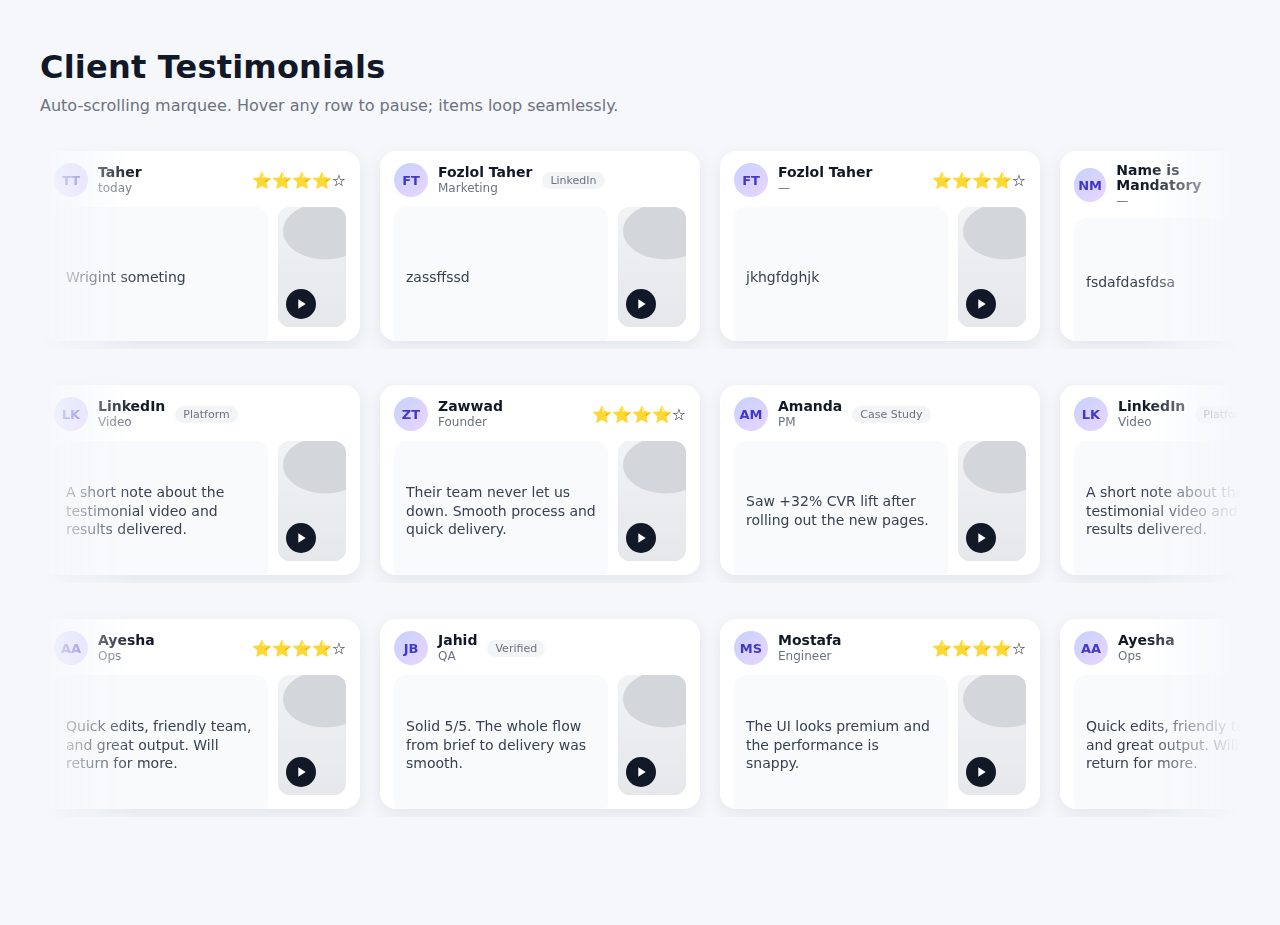
<file: marquee-cards.html>
<!DOCTYPE html>
<html lang="en">
  <head>
    <meta charset="utf-8" />
    <meta name="viewport" content="width=device-width, initial-scale=1" />
    <title>Testimonial Marquee (Hover to Pause)</title>
    <!-- <link rel="stylesheet" href="./style.css" /> -->
    <style>
      :root {
        --card-w: 320px;
        --card-h: 190px;
        --gap: 20px;
        /* different speeds per row for a natural look */
        --speed-1: 38s;
        --speed-2: 32s;
        --speed-3: 44s;
        --radius: 16px;
      }

      body {
        margin: 0;
        font-family: system-ui, -apple-system, Segoe UI, Roboto, Ubuntu,
          "Helvetica Neue", Arial, "Noto Sans", "Apple Color Emoji",
          "Segoe UI Emoji";
        background: #f5f7fb;
        color: #111827;
      }

      .wrap {
        max-width: 1200px;
        margin: 48px auto;
        padding: 0 16px 32px;
      }

      h1 {
        margin: 0 0 10px;
        font-size: clamp(22px, 3.2vw, 32px);
        font-weight: 700;
        letter-spacing: 0.2px;
      }
      p.lead {
        margin: 0 0 28px;
        color: #6b7280;
      }

      /* ---------- Row (marquee) ---------- */
      .row {
        position: relative;
        overflow: hidden; /* hides the flowing track */
        margin: 18px 0 28px;
        mask-image: linear-gradient(
          to right,
          transparent 0,
          black 8%,
          black 92%,
          transparent 100%
        );
        -webkit-mask-image: linear-gradient(
          to right,
          transparent 0,
          black 8%,
          black 92%,
          transparent 100%
        );
        padding: 8px 0;
      }

      .row .track {
        display: flex;
        gap: var(--gap);
        width: max-content; /* shrink-wrap so the animation translates the total width */
        will-change: transform;
        animation: scroll var(--row-speed, 36s) linear infinite;
      }

      .row.reverse .track {
        animation-name: scroll-rev;
      }

      /* Pause the entire row when hovered */
      .row:hover .track {
        animation-play-state: paused;
      }

      /* Make sure rows are tall enough for cards */
      .row,
      .card {
        height: var(--card-h);
      }

      /* ---------- Card ---------- */
      .card {
        width: var(--card-w);
        background: white;
        border-radius: var(--radius);
        box-shadow: 0 6px 18px rgba(17, 24, 39, 0.08);
        display: grid;
        grid-template-rows: auto 1fr;
        overflow: hidden;
      }

      .card-head {
        display: flex;
        align-items: center;
        gap: 10px;
        padding: 12px 14px 0 14px;
      }
      .avatar {
        width: 34px;
        height: 34px;
        border-radius: 50%;
        background: linear-gradient(135deg, #c7d2fe, #e9d5ff);
        display: grid;
        place-items: center;
        color: #4338ca;
        font-weight: 700;
        font-size: 13px;
      }
      .name {
        font-weight: 600;
        font-size: 14px;
        line-height: 1.1;
      }
      .meta {
        font-size: 12px;
        color: #6b7280;
      }

      .stars {
        display: flex;
        gap: 2px;
        margin-left: auto;
      }
      .stars svg {
        width: 16px;
        height: 16px;
      }

      .card-body {
        padding: 10px 14px 14px;
        display: grid;
        grid-template-columns: 1fr 68px;
        gap: 10px;
        align-items: stretch;
      }

      .blurb {
        font-size: 14px;
        color: #374151;
        line-height: 1.35;
        background: #f9fafb;
        border-radius: 12px;
        padding: 10px 12px;
        height: 100%;
        display: flex;
        align-items: center;
      }

      .thumb {
        position: relative;
        background: #e5e7eb;
        border-radius: 12px;
        overflow: hidden;
      }
      .thumb:before {
        content: "";
        position: absolute;
        inset: 0;
        background: radial-gradient(
              120px 80px at 70% 20%,
              #d1d5db 35%,
              transparent 36%
            )
            top left/100% 100% no-repeat,
          linear-gradient(#f3f4f6, #e5e7eb);
        opacity: 0.9;
      }
      .play {
        position: absolute;
        inset: auto auto 8px 8px;
        width: 30px;
        height: 30px;
        border-radius: 999px;
        display: grid;
        place-items: center;
        background: #111827;
        color: #fff;
      }
      .play svg {
        width: 16px;
        height: 16px;
      }

      /* ---------- Animations ---------- */
      @keyframes scroll {
        from {
          transform: translateX(0);
        }
        to {
          transform: translateX(calc(-50% - var(--gap) / 2));
        } /* we duplicate items; move by half */
      }
      @keyframes scroll-rev {
        from {
          transform: translateX(calc(-50% - var(--gap) / 2));
        }
        to {
          transform: translateX(0);
        }
      }

      /* ---------- Utilities ---------- */
      .tag {
        display: inline-block;
        font-size: 11px;
        color: #6b7280;
        background: #f3f4f6;
        padding: 2px 8px;
        border-radius: 999px;
      }

      /* Responsive tweaks */
      @media (max-width: 640px) {
        :root {
          --card-w: 270px;
          --card-h: 180px;
        }
      }
    </style>
  </head>
  <body>
    <div class="wrap">
      <h1>Client Testimonials</h1>
      <p class="lead">
        Auto-scrolling marquee. Hover any row to pause; items loop seamlessly.
      </p>

      <!-- Row 1 -->
      <div class="row" style="--row-speed: var(--speed-1)">
        <div class="track">
          <!-- 8 unique cards -->
          <!-- Card 1 -->
          <article class="card">
            <header class="card-head">
              <div class="avatar">TT</div>
              <div>
                <div class="name">Taher</div>
                <div class="meta">today</div>
              </div>
              <div class="stars" aria-label="4 out of 5 stars">⭐⭐⭐⭐☆</div>
            </header>
            <div class="card-body">
              <div class="blurb">Wrigint someting</div>
              <div class="thumb">
                <span class="play" aria-hidden="true">
                  <svg viewBox="0 0 24 24" fill="currentColor">
                    <path d="M8 5v14l11-7z" />
                  </svg>
                </span>
              </div>
            </div>
          </article>

          <!-- Card 2 -->
          <article class="card">
            <header class="card-head">
              <div class="avatar">FT</div>
              <div>
                <div class="name">Fozlol Taher</div>
                <div class="meta">Marketing</div>
              </div>
              <span class="tag">LinkedIn</span>
            </header>
            <div class="card-body">
              <div class="blurb">zassffssd</div>
              <div class="thumb">
                <span class="play">
                  <svg viewBox="0 0 24 24" fill="currentColor">
                    <path d="M8 5v14l11-7z" />
                  </svg>
                </span>
              </div>
            </div>
          </article>

          <!-- Card 3 -->
          <article class="card">
            <header class="card-head">
              <div class="avatar">FT</div>
              <div>
                <div class="name">Fozlol Taher</div>
                <div class="meta">—</div>
              </div>
              <div class="stars" aria-label="4 out of 5 stars">⭐⭐⭐⭐☆</div>
            </header>
            <div class="card-body">
              <div class="blurb">jkhgfdghjk</div>
              <div class="thumb">
                <span class="play"
                  ><svg viewBox="0 0 24 24" fill="currentColor">
                    <path d="M8 5v14l11-7z" /></svg
                ></span>
              </div>
            </div>
          </article>

          <!-- Card 4 -->
          <article class="card">
            <header class="card-head">
              <div class="avatar">NM</div>
              <div>
                <div class="name">Name is Mandatory</div>
                <div class="meta">—</div>
              </div>
              <div class="stars" aria-label="4 out of 5 stars">⭐⭐⭐⭐☆</div>
            </header>
            <div class="card-body">
              <div class="blurb">fsdafdasfdsa</div>
              <div class="thumb">
                <span class="play"
                  ><svg viewBox="0 0 24 24" fill="currentColor">
                    <path d="M8 5v14l11-7z" /></svg
                ></span>
              </div>
            </div>
          </article>

          <!-- Card 5 -->
          <article class="card">
            <header class="card-head">
              <div class="avatar">RA</div>
              <div>
                <div class="name">Rick Astley</div>
                <div class="meta">Famous Artist</div>
              </div>
              <div class="stars" aria-label="4 out of 5 stars">⭐⭐⭐⭐☆</div>
            </header>
            <div class="card-body">
              <div class="blurb">
                Welcome to Senja 👋 Click this demo testimonial to see how you
                can view, edit or share it.
              </div>
              <div class="thumb">
                <span class="play"
                  ><svg viewBox="0 0 24 24" fill="currentColor">
                    <path d="M8 5v14l11-7z" /></svg
                ></span>
              </div>
            </div>
          </article>

          <!-- duplicate the same 5 again to make the loop seamless -->
          <!-- (You can also paste different ones.) -->
          <!-- DUPLICATES -->
          <!-- Simply copy the same five cards again -->
          <article class="card">
            <!-- d1 -->
            <header class="card-head">
              <div class="avatar">TT</div>
              <div>
                <div class="name">Taher</div>
                <div class="meta">today</div>
              </div>
              <div class="stars" aria-label="4 out of 5 stars">⭐⭐⭐⭐☆</div>
            </header>
            <div class="card-body">
              <div class="blurb">Wrigint someting</div>
              <div class="thumb">
                <span class="play"
                  ><svg viewBox="0 0 24 24" fill="currentColor">
                    <path d="M8 5v14l11-7z" /></svg
                ></span>
              </div>
            </div>
          </article>
          <article class="card">
            <!-- d2 -->
            <header class="card-head">
              <div class="avatar">FT</div>
              <div>
                <div class="name">Fozlol Taher</div>
                <div class="meta">Marketing</div>
              </div>
              <span class="tag">LinkedIn</span>
            </header>
            <div class="card-body">
              <div class="blurb">zassffssd</div>
              <div class="thumb">
                <span class="play"
                  ><svg viewBox="0 0 24 24" fill="currentColor">
                    <path d="M8 5v14l11-7z" /></svg
                ></span>
              </div>
            </div>
          </article>
          <article class="card">
            <!-- d3 -->
            <header class="card-head">
              <div class="avatar">FT</div>
              <div>
                <div class="name">Fozlol Taher</div>
                <div class="meta">—</div>
              </div>
              <div class="stars" aria-label="4 out of 5 stars">⭐⭐⭐⭐☆</div>
            </header>
            <div class="card-body">
              <div class="blurb">jkhgfdghjk</div>
              <div class="thumb">
                <span class="play"
                  ><svg viewBox="0 0 24 24" fill="currentColor">
                    <path d="M8 5v14l11-7z" /></svg
                ></span>
              </div>
            </div>
          </article>
          <article class="card">
            <!-- d4 -->
            <header class="card-head">
              <div class="avatar">NM</div>
              <div>
                <div class="name">Name is Mandatory</div>
                <div class="meta">—</div>
              </div>
              <div class="stars" aria-label="4 out of 5 stars">⭐⭐⭐⭐☆</div>
            </header>
            <div class="card-body">
              <div class="blurb">fsdafdasfdsa</div>
              <div class="thumb">
                <span class="play"
                  ><svg viewBox="0 0 24 24" fill="currentColor">
                    <path d="M8 5v14l11-7z" /></svg
                ></span>
              </div>
            </div>
          </article>
          <article class="card">
            <!-- d5 -->
            <header class="card-head">
              <div class="avatar">RA</div>
              <div>
                <div class="name">Rick Astley</div>
                <div class="meta">Famous Artist</div>
              </div>
              <div class="stars" aria-label="4 out of 5 stars">⭐⭐⭐⭐☆</div>
            </header>
            <div class="card-body">
              <div class="blurb">
                Welcome to Senja 👋 Click this demo testimonial to see how you
                can view, edit or share it.
              </div>
              <div class="thumb">
                <span class="play"
                  ><svg viewBox="0 0 24 24" fill="currentColor">
                    <path d="M8 5v14l11-7z" /></svg
                ></span>
              </div>
            </div>
          </article>
        </div>
      </div>

      <!-- Row 2 (reverse direction) -->
      <div class="row reverse" style="--row-speed: var(--speed-2)">
        <div class="track">
          <!-- Use fewer example cards; duplicate for loop -->
          <article class="card">
            <header class="card-head">
              <div class="avatar">LK</div>
              <div>
                <div class="name">LinkedIn</div>
                <div class="meta">Video</div>
              </div>
              <span class="tag">Platform</span>
            </header>
            <div class="card-body">
              <div class="blurb">
                A short note about the testimonial video and results delivered.
              </div>
              <div class="thumb">
                <span class="play"
                  ><svg viewBox="0 0 24 24" fill="currentColor">
                    <path d="M8 5v14l11-7z" /></svg
                ></span>
              </div>
            </div>
          </article>
          <article class="card">
            <header class="card-head">
              <div class="avatar">ZT</div>
              <div>
                <div class="name">Zawwad</div>
                <div class="meta">Founder</div>
              </div>
              <div class="stars" aria-label="4 out of 5 stars">⭐⭐⭐⭐☆</div>
            </header>
            <div class="card-body">
              <div class="blurb">
                Their team never let us down. Smooth process and quick delivery.
              </div>
              <div class="thumb">
                <span class="play"
                  ><svg viewBox="0 0 24 24" fill="currentColor">
                    <path d="M8 5v14l11-7z" /></svg
                ></span>
              </div>
            </div>
          </article>
          <article class="card">
            <header class="card-head">
              <div class="avatar">AM</div>
              <div>
                <div class="name">Amanda</div>
                <div class="meta">PM</div>
              </div>
              <span class="tag">Case Study</span>
            </header>
            <div class="card-body">
              <div class="blurb">
                Saw +32% CVR lift after rolling out the new pages.
              </div>
              <div class="thumb">
                <span class="play"
                  ><svg viewBox="0 0 24 24" fill="currentColor">
                    <path d="M8 5v14l11-7z" /></svg
                ></span>
              </div>
            </div>
          </article>

          <!-- duplicates -->
          <article class="card">
            <header class="card-head">
              <div class="avatar">LK</div>
              <div>
                <div class="name">LinkedIn</div>
                <div class="meta">Video</div>
              </div>
              <span class="tag">Platform</span>
            </header>
            <div class="card-body">
              <div class="blurb">
                A short note about the testimonial video and results delivered.
              </div>
              <div class="thumb">
                <span class="play"
                  ><svg viewBox="0 0 24 24" fill="currentColor">
                    <path d="M8 5v14l11-7z" /></svg
                ></span>
              </div>
            </div>
          </article>
          <article class="card">
            <header class="card-head">
              <div class="avatar">ZT</div>
              <div>
                <div class="name">Zawwad</div>
                <div class="meta">Founder</div>
              </div>
              <div class="stars" aria-label="4 out of 5 stars">⭐⭐⭐⭐☆</div>
            </header>
            <div class="card-body">
              <div class="blurb">
                Their team never let us down. Smooth process and quick delivery.
              </div>
              <div class="thumb">
                <span class="play"
                  ><svg viewBox="0 0 24 24" fill="currentColor">
                    <path d="M8 5v14l11-7z" /></svg
                ></span>
              </div>
            </div>
          </article>
          <article class="card">
            <header class="card-head">
              <div class="avatar">AM</div>
              <div>
                <div class="name">Amanda</div>
                <div class="meta">PM</div>
              </div>
              <span class="tag">Case Study</span>
            </header>
            <div class="card-body">
              <div class="blurb">
                Saw +32% CVR lift after rolling out the new pages.
              </div>
              <div class="thumb">
                <span class="play"
                  ><svg viewBox="0 0 24 24" fill="currentColor">
                    <path d="M8 5v14l11-7z" /></svg
                ></span>
              </div>
            </div>
          </article>
        </div>
      </div>

      <!-- Row 3 -->
      <div class="row" style="--row-speed: var(--speed-3)">
        <div class="track">
          <article class="card">
            <header class="card-head">
              <div class="avatar">AA</div>
              <div>
                <div class="name">Ayesha</div>
                <div class="meta">Ops</div>
              </div>
              <div class="stars" aria-label="4 out of 5 stars">⭐⭐⭐⭐☆</div>
            </header>
            <div class="card-body">
              <div class="blurb">
                Quick edits, friendly team, and great output. Will return for
                more.
              </div>
              <div class="thumb">
                <span class="play"
                  ><svg viewBox="0 0 24 24" fill="currentColor">
                    <path d="M8 5v14l11-7z" /></svg
                ></span>
              </div>
            </div>
          </article>
          <article class="card">
            <header class="card-head">
              <div class="avatar">JB</div>
              <div>
                <div class="name">Jahid</div>
                <div class="meta">QA</div>
              </div>
              <span class="tag">Verified</span>
            </header>
            <div class="card-body">
              <div class="blurb">
                Solid 5/5. The whole flow from brief to delivery was smooth.
              </div>
              <div class="thumb">
                <span class="play"
                  ><svg viewBox="0 0 24 24" fill="currentColor">
                    <path d="M8 5v14l11-7z" /></svg
                ></span>
              </div>
            </div>
          </article>
          <article class="card">
            <header class="card-head">
              <div class="avatar">MS</div>
              <div>
                <div class="name">Mostafa</div>
                <div class="meta">Engineer</div>
              </div>
              <div class="stars" aria-label="4 out of 5 stars">⭐⭐⭐⭐☆</div>
            </header>
            <div class="card-body">
              <div class="blurb">
                The UI looks premium and the performance is snappy.
              </div>
              <div class="thumb">
                <span class="play"
                  ><svg viewBox="0 0 24 24" fill="currentColor">
                    <path d="M8 5v14l11-7z" /></svg
                ></span>
              </div>
            </div>
          </article>

          <!-- duplicates -->
          <article class="card">
            <header class="card-head">
              <div class="avatar">AA</div>
              <div>
                <div class="name">Ayesha</div>
                <div class="meta">Ops</div>
              </div>
              <div class="stars" aria-label="4 out of 5 stars">⭐⭐⭐⭐☆</div>
            </header>
            <div class="card-body">
              <div class="blurb">
                Quick edits, friendly team, and great output. Will return for
                more.
              </div>
              <div class="thumb">
                <span class="play"
                  ><svg viewBox="0 0 24 24" fill="currentColor">
                    <path d="M8 5v14l11-7z" /></svg
                ></span>
              </div>
            </div>
          </article>
          <article class="card">
            <header class="card-head">
              <div class="avatar">JB</div>
              <div>
                <div class="name">Jahid</div>
                <div class="meta">QA</div>
              </div>
              <span class="tag">Verified</span>
            </header>
            <div class="card-body">
              <div class="blurb">
                Solid 5/5. The whole flow from brief to delivery was smooth.
              </div>
              <div class="thumb">
                <span class="play"
                  ><svg viewBox="0 0 24 24" fill="currentColor">
                    <path d="M8 5v14l11-7z" /></svg
                ></span>
              </div>
            </div>
          </article>
          <article class="card">
            <header class="card-head">
              <div class="avatar">MS</div>
              <div>
                <div class="name">Mostafa</div>
                <div class="meta">Engineer</div>
              </div>
              <div class="stars" aria-label="4 out of 5 stars">⭐⭐⭐⭐☆</div>
            </header>
            <div class="card-body">
              <div class="blurb">
                The UI looks premium and the performance is snappy.
              </div>
              <div class="thumb">
                <span class="play"
                  ><svg viewBox="0 0 24 24" fill="currentColor">
                    <path d="M8 5v14l11-7z" /></svg
                ></span>
              </div>
            </div>
          </article>
        </div>
      </div>
    </div>
  </body>
</html>
</file>
